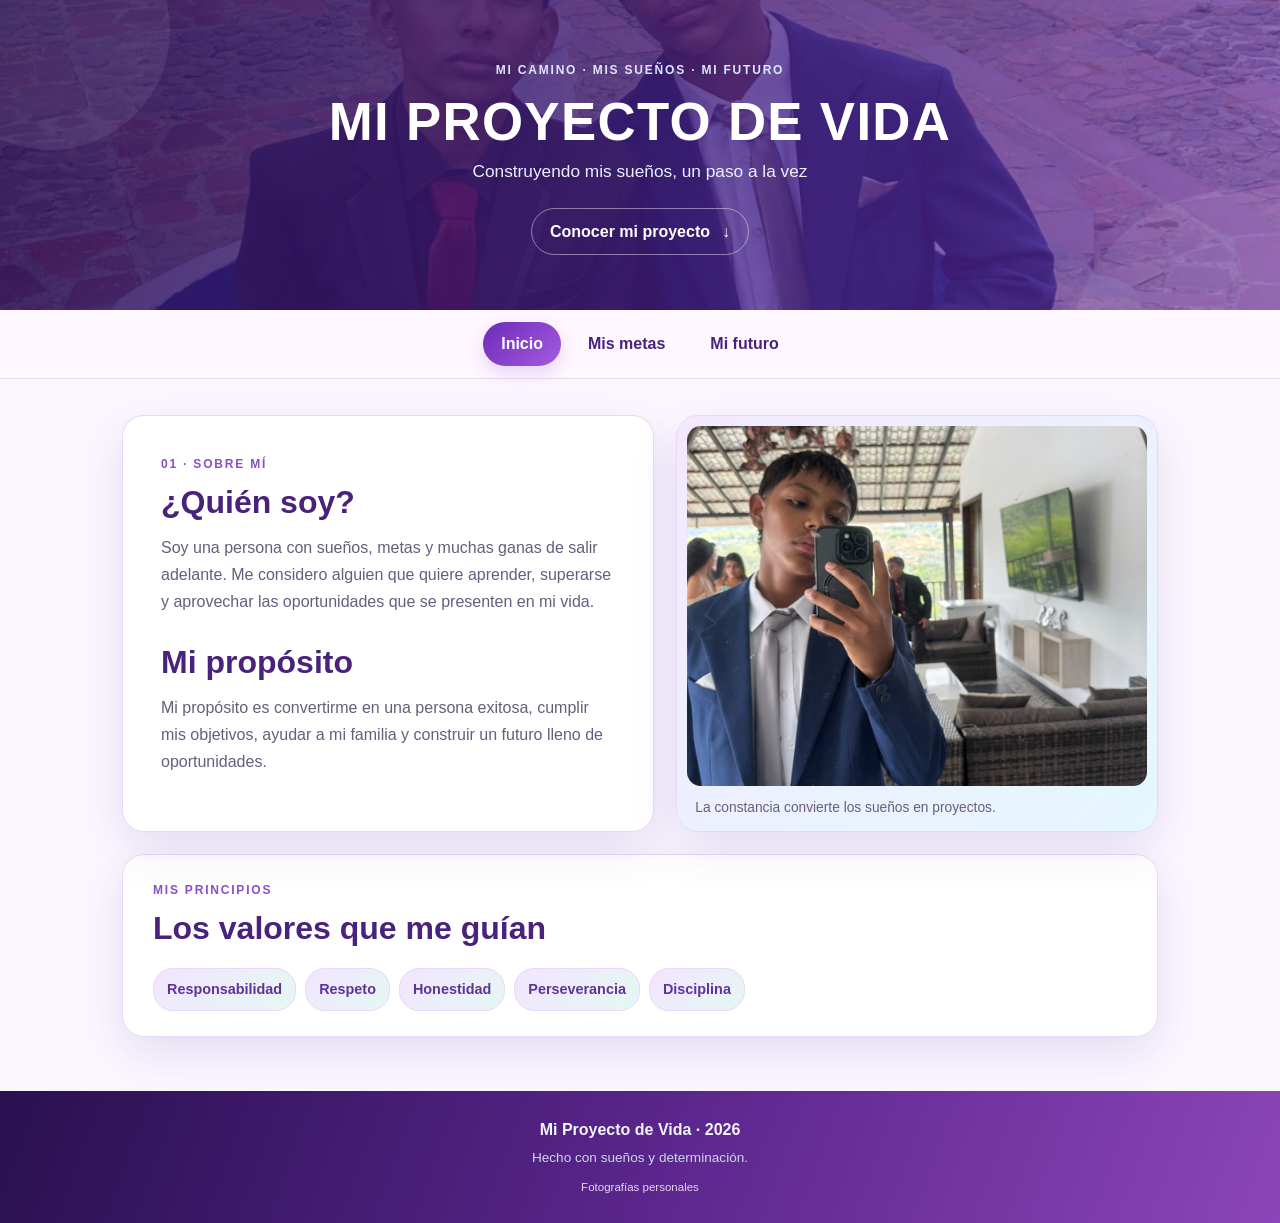
<file: index.html>
<!DOCTYPE html>
<html lang="es">
<head>
  <meta charset="UTF-8">
  <meta name="viewport" content="width=device-width, initial-scale=1.0">
  <meta name="theme-color" content="#f6f8fc">
  <title>Mi Proyecto de Vida</title>
  <link rel="stylesheet" href="./style.css">
</head>
<body>
  <header class="hero">
    <div class="hero-inner">
      <span class="eyebrow">MI CAMINO · MIS SUEÑOS · MI FUTURO</span>
      <h1 id="titulo">MI PROYECTO DE VIDA</h1>
      <p>Construyendo mis sueños, un paso a la vez</p>
      <a class="hero-link" href="#inicio">Conocer mi proyecto <span aria-hidden="true">↓</span></a>
    </div>
    <div class="hero-orb orb-one"></div><div class="hero-orb orb-two"></div>
  </header>

  <nav class="main-nav" aria-label="Navegación principal">
    <a href="#inicio" data-page="inicio" class="activo" aria-current="page">Inicio</a>
    <a href="#metas" data-page="metas">Mis metas</a>
    <a href="#futuro" data-page="futuro">Mi futuro</a>
  </nav>

  <main id="contenido">
    <section class="page active" id="inicio" aria-labelledby="titulo-inicio">
      <div class="intro-grid">
        <div class="copy-card">
          <span class="kicker">01 · SOBRE MÍ</span>
          <h2 id="titulo-inicio">¿Quién soy?</h2>
          <p>Soy una persona con sueños, metas y muchas ganas de salir adelante. Me considero alguien que quiere aprender, superarse y aprovechar las oportunidades que se presenten en mi vida.</p>
          <h2>Mi propósito</h2>
          <p>Mi propósito es convertirme en una persona exitosa, cumplir mis objetivos, ayudar a mi familia y construir un futuro lleno de oportunidades.</p>
        </div>
        <figure class="image-card photo-card">
          <img src="./imagenes/foto-traje-azul.jpg" alt="Mi fotografía individual con traje azul" loading="lazy">
          <figcaption>La constancia convierte los sueños en proyectos.</figcaption>
        </figure>
      </div>
      <div class="values-card">
        <div><span class="kicker">MIS PRINCIPIOS</span><h2>Los valores que me guían</h2></div>
        <div class="chips"><span>Responsabilidad</span><span>Respeto</span><span>Honestidad</span><span>Perseverancia</span><span>Disciplina</span></div>
      </div>
    </section>

    <section class="page" id="metas" aria-labelledby="titulo-metas" hidden>
      <div class="section-heading"><span class="kicker">02 · PLAN DE ACCIÓN</span><h2 id="titulo-metas">Mis metas y objetivos</h2><p>Todo comienza con un sueño y se construye con acciones.</p></div>
      <div class="goal-grid">
        <article class="goal-card"><span class="number">01</span><h3>A corto plazo</h3><p>Terminar mis estudios, mejorar mis conocimientos, aprender cosas nuevas y prepararme para ingresar a la universidad.</p></article>
        <article class="goal-card"><span class="number">02</span><h3>A mediano plazo</h3><p>Ingresar a la universidad y estudiar Ingeniería de Sistemas. También quiero aprender programación, desarrollar proyectos y adquirir experiencia.</p></article>
        <article class="goal-card"><span class="number">03</span><h3>A largo plazo</h3><p>Graduarme como ingeniero de sistemas, conseguir un buen empleo, tener estabilidad económica y cumplir mis sueños.</p></article>
      </div>
      <div class="photo-gallery" aria-label="Imágenes que representan mis metas">
        <figure><img src="./imagenes/foto-traje-azul.jpg" alt="Mi fotografía individual con traje azul" loading="lazy"><figcaption>Mi meta: llegar a la universidad</figcaption></figure>
        <figure><img src="./imagenes/foto-amigos.jpg" alt="Fotografía con mi amigo en traje formal" loading="lazy"><figcaption>Mi camino en la programación</figcaption></figure>
      </div>
      <div class="feature-row">
        <figure class="image-card photo-card"><img src="./imagenes/foto-traje-azul.jpg" alt="Mi fotografía individual con traje azul" loading="lazy"><figcaption>Aprender tecnología abre nuevas oportunidades.</figcaption></figure>
        <div class="copy-card"><span class="kicker">MI MAYOR SUEÑO</span><h2>Convertir mi pasión en mi profesión</h2><p>Convertirme en un gran profesional y sentirme orgulloso de todo lo que he conseguido.</p></div>
      </div>
    </section>

    <section class="page" id="futuro" aria-labelledby="titulo-futuro" hidden>
      <div class="section-heading"><span class="kicker">03 · LO QUE QUIERO CONSTRUIR</span><h2 id="titulo-futuro">Mi futuro</h2><p>El futuro que quiero construir empieza con mis decisiones de hoy.</p></div>
      <div class="future-grid">
        <article class="future-card"><span class="icon">⌘</span><h3>Mi vida profesional</h3><p>Quiero estudiar Ingeniería de Sistemas, convertirme en un profesional y trabajar en el mundo de la tecnología y la programación.</p></article>
        <article class="future-card"><span class="icon">♡</span><h3>Mi vida personal</h3><p>Deseo tener una vida tranquila, apoyar a mi familia, conocer nuevos lugares y compartir momentos especiales con las personas que quiero.</p></article>
        <article class="future-card"><span class="icon">↗</span><h3>¿Cómo lo voy a lograr?</h3><p>Con esfuerzo, disciplina, dedicación, responsabilidad y nunca dejando de aprender. Sé que habrá dificultades, pero trabajaré para superar cada obstáculo.</p></article>
      </div>
      <div class="feature-row future-feature">
        <figure class="image-card photo-card"><img src="./imagenes/foto-amigos.jpg" alt="Fotografía con mi amigo en traje formal" loading="lazy"><figcaption>Mi meta es graduarme y ejercer mi profesión.</figcaption></figure>
        <div class="quote-card"><span class="kicker">MI FRASE FAVORITA</span><blockquote>“No importa qué tan lento avances, lo importante es nunca dejar de avanzar”.</blockquote><p>Mi futuro depende de las decisiones que tome hoy.</p></div>
      </div>
    </section>
  </main>

  <footer><p>Mi Proyecto de Vida · 2026</p><span>Hecho con sueños y determinación.</span><small class="photo-credit">Fotografías personales</small></footer>
  <script src="./script.js"></script>
</body>
</html>
</file>
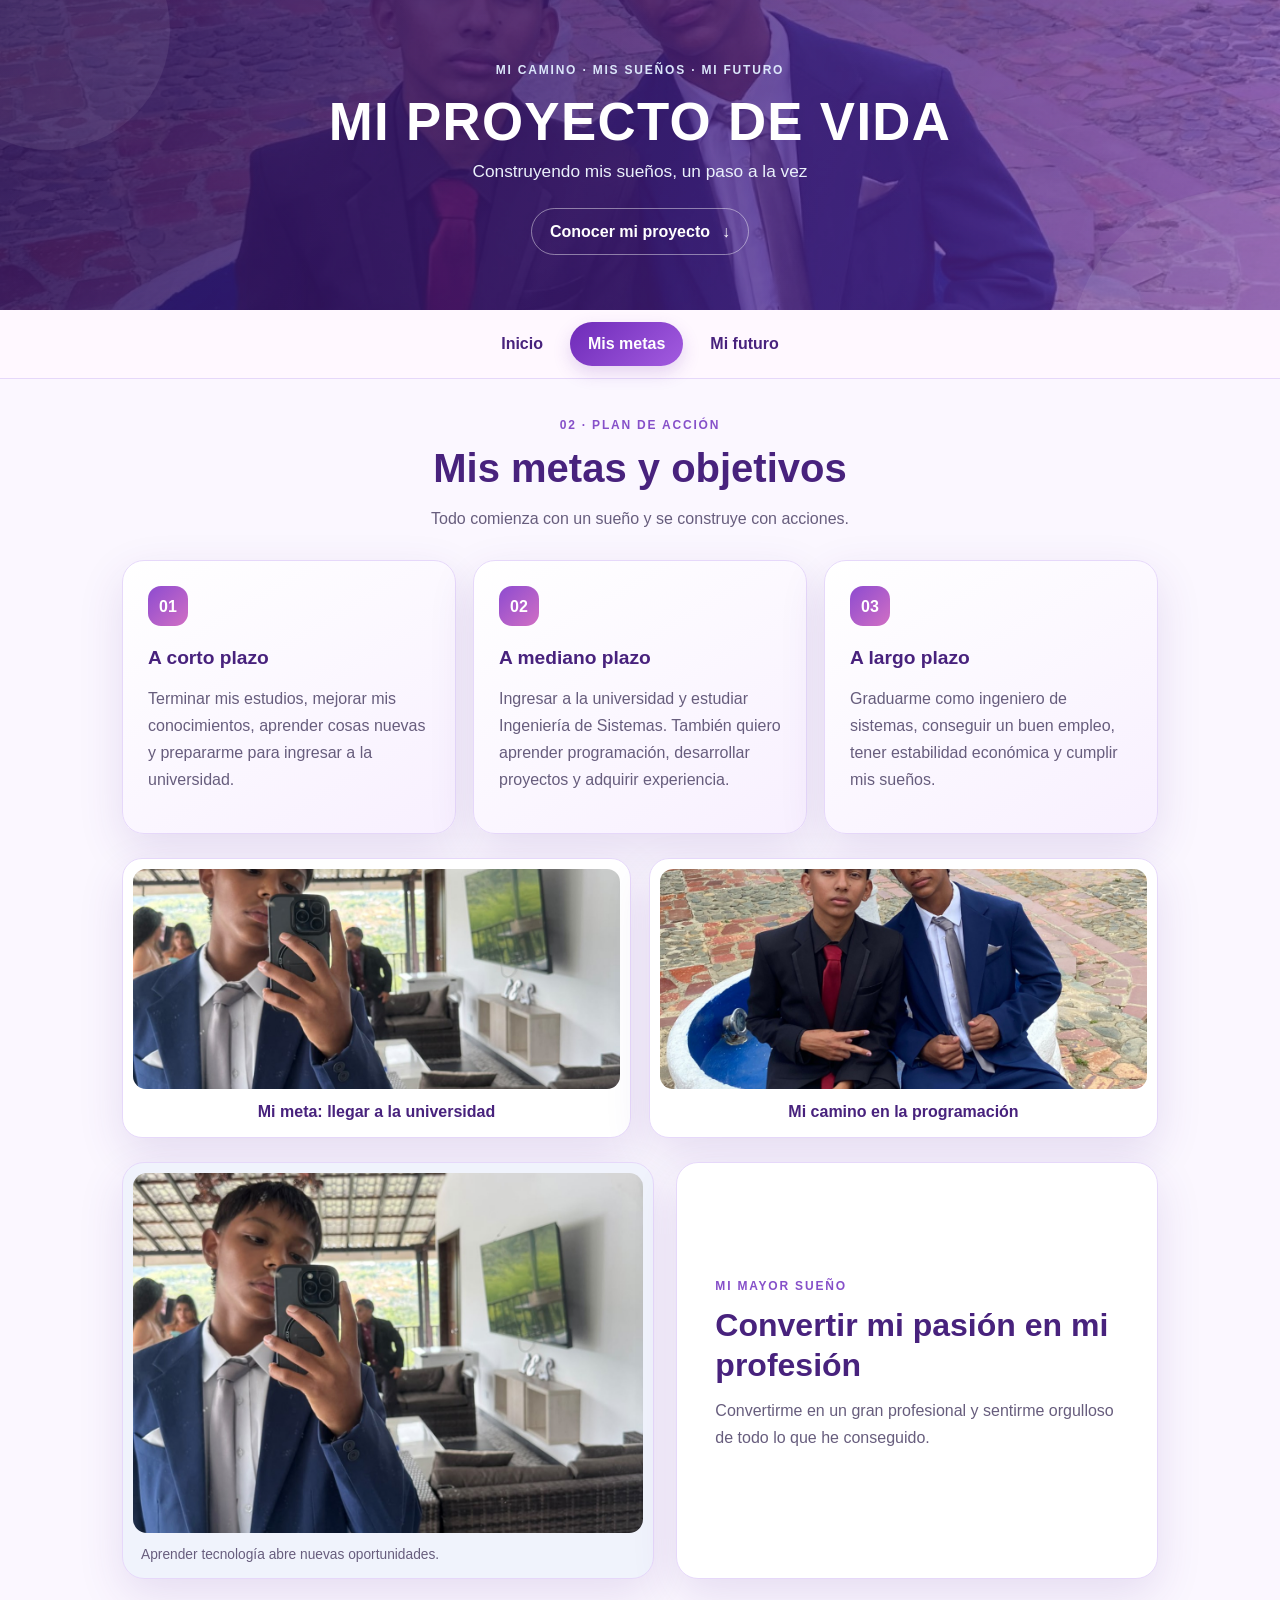
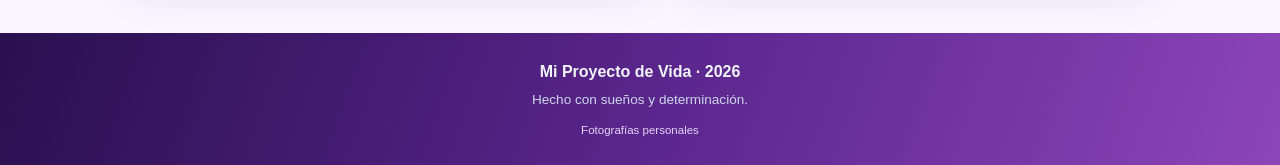
<file: pagina1.html>
<!DOCTYPE html><html lang="es"><head><meta charset="UTF-8"><meta name="viewport" content="width=device-width,initial-scale=1"><meta http-equiv="refresh" content="0; url=./index.html#metas"><title>Abriendo sección</title></head><body><p>Abriendo la sección... <a href="./index.html#metas">Continuar</a></p><script>location.replace("./index.html#metas");</script></body></html>
</file>
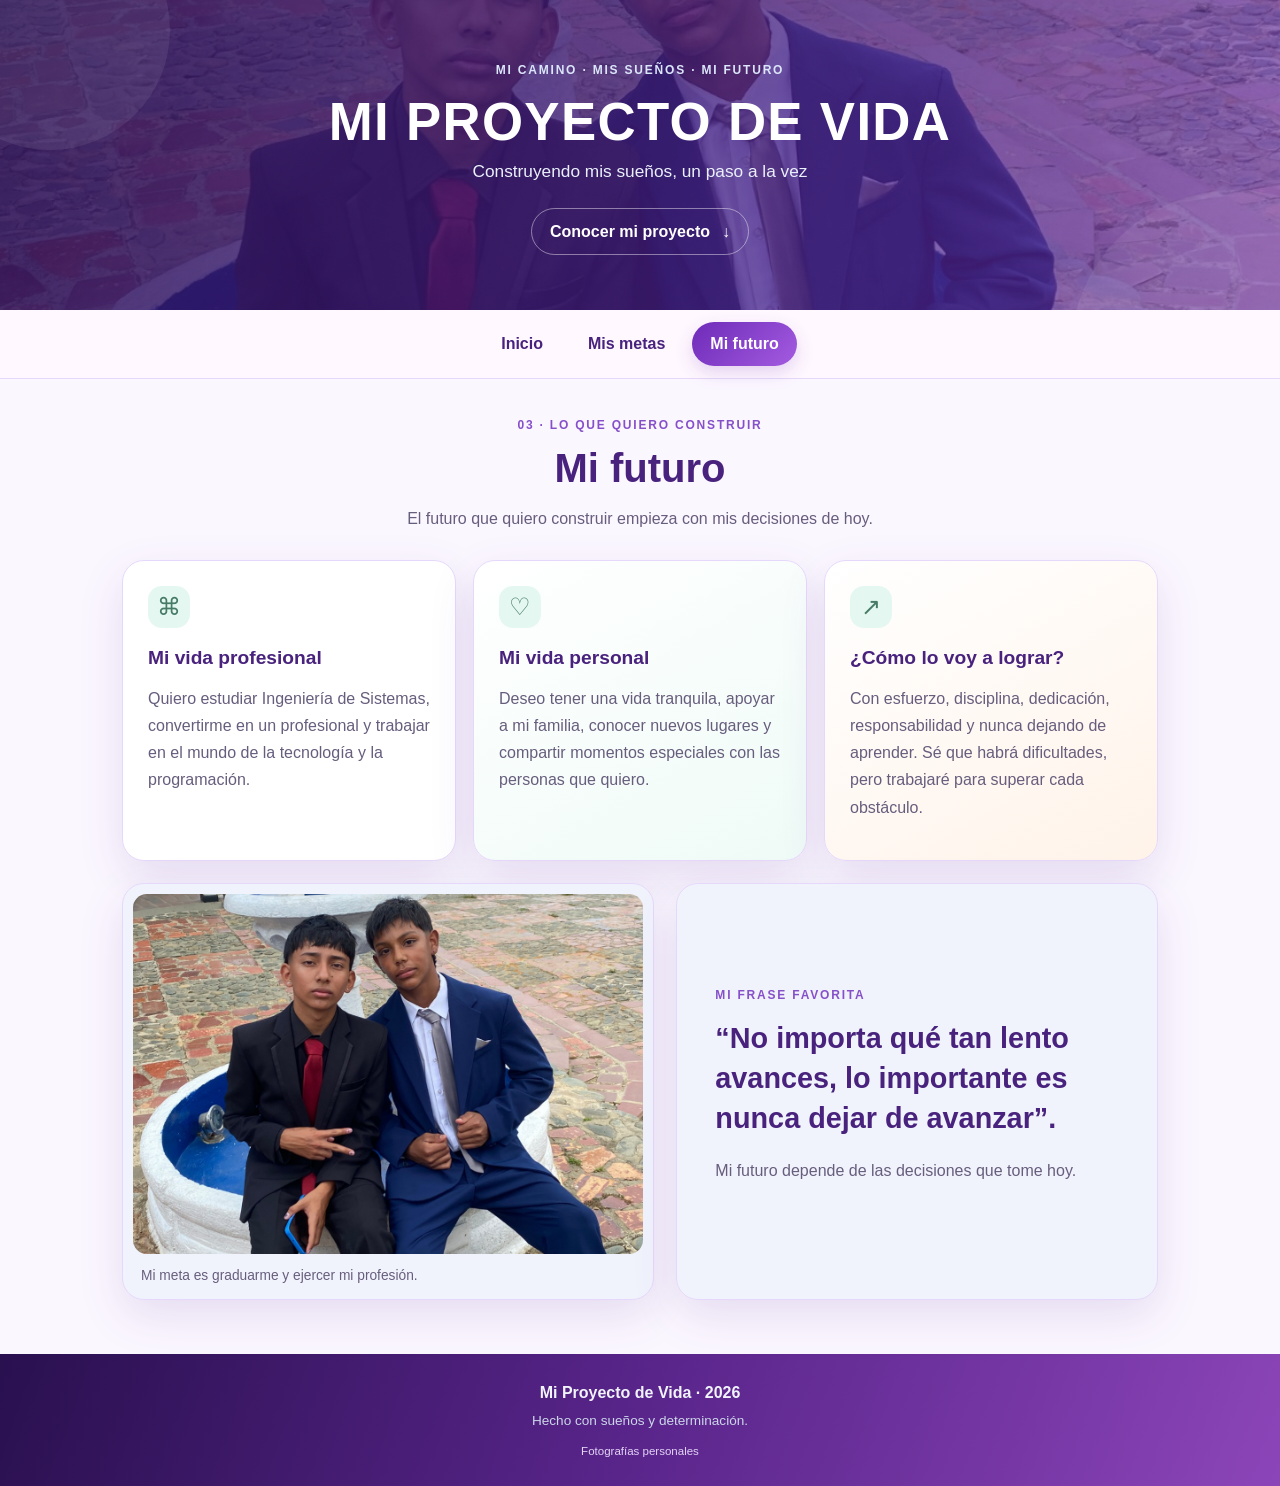
<file: pagina2.html>
<!DOCTYPE html><html lang="es"><head><meta charset="UTF-8"><meta name="viewport" content="width=device-width,initial-scale=1"><meta http-equiv="refresh" content="0; url=./index.html#futuro"><title>Abriendo sección</title></head><body><p>Abriendo la sección... <a href="./index.html#futuro">Continuar</a></p><script>location.replace("./index.html#futuro");</script></body></html>
</file>
<file: style.css>
*{box-sizing:border-box}
:root{--bg:#fbf7ff;--paper:#fff;--ink:#292044;--muted:#675d7d;--blue:#8650c9;--blue-dark:#48227d;--lav:#f0e5ff;--mint:#e4f8f1;--line:#e6d8fa;--shadow:0 16px 45px rgba(88,43,145,.13)}
html{scroll-behavior:smooth}
body{margin:0;background:var(--bg);color:var(--ink);font-family:Inter,Segoe UI,Arial,sans-serif;line-height:1.7}
.hero{position:relative;overflow:hidden;min-height:290px;display:grid;place-items:center;text-align:center;padding:55px 20px;background:linear-gradient(110deg,rgba(42,15,87,.88),rgba(102,48,171,.65)),url("./imagenes/foto-amigos.jpg") center 42%/cover;color:#fff}
.hero-inner{position:relative;z-index:1;max-width:760px}
.eyebrow,.kicker{font-size:.75rem;font-weight:800;letter-spacing:.15em}
.eyebrow{color:#dbe6fa}
.hero h1{margin:10px 0 4px;font-size:clamp(2rem,5vw,3.3rem);line-height:1.15;letter-spacing:.025em;animation:enter .65s ease both}
.hero p{margin:0 0 22px;color:#eaf0fb;font-size:1.08rem}
.hero-link{display:inline-flex;gap:12px;align-items:center;padding:9px 18px;border:1px solid #ffffff70;border-radius:30px;color:white;text-decoration:none;font-weight:700;transition:.2s}
.hero-link:hover{background:#ffffff20;transform:translateY(-2px)}
.hero-orb{position:absolute;border-radius:50%;background:#ffffff12}
.orb-one{width:240px;height:240px;left:-70px;top:-90px}.orb-two{width:330px;height:330px;right:-120px;bottom:-210px}
.main-nav{position:sticky;top:0;z-index:10;display:flex;justify-content:center;gap:9px;flex-wrap:wrap;padding:12px 16px;background:#fff8ffed;backdrop-filter:blur(12px);border-bottom:1px solid var(--line)}
.main-nav a{padding:8px 18px;border-radius:24px;color:var(--blue-dark);font-weight:750;text-decoration:none;transition:background .2s,color .2s}
.main-nav a:hover,.main-nav a.activo{background:linear-gradient(135deg,#6e2bb8,#a35be0);color:white;box-shadow:0 7px 18px #783bb533}
main{max-width:1080px;min-height:450px;margin:36px auto 54px;padding:0 22px}
.page{animation:pageIn .38s ease both}
.page[hidden]{display:none!important}
.intro-grid,.feature-row{display:grid;grid-template-columns:1.05fr .95fr;gap:22px;align-items:stretch}
.copy-card,.image-card,.values-card,.goal-card,.future-card,.quote-card{background:var(--paper);border:1px solid var(--line);border-radius:22px;box-shadow:var(--shadow)}
.copy-card{padding:clamp(23px,4vw,38px)}
.kicker{color:var(--blue);display:block;margin-bottom:8px}
h2{font-size:clamp(1.45rem,3vw,2rem);line-height:1.25;margin:0 0 12px;color:var(--blue-dark)}
.copy-card h2:not(:first-of-type){margin-top:26px}
p{color:var(--muted);margin:0 0 14px}
.image-card{margin:0;padding:12px;overflow:hidden;display:flex;flex-direction:column;justify-content:center}
.image-card img{width:100%;height:100%;min-height:230px;max-height:360px;object-fit:cover;display:block;border-radius:14px}.photo-card{padding:10px;background:linear-gradient(135deg,#f4e9ff,#e5f7ff)}
.image-card figcaption{font-size:.86rem;color:var(--muted);padding:10px 8px 2px}
.values-card{margin-top:22px;padding:25px 30px;display:flex;justify-content:space-between;gap:20px;align-items:center;flex-wrap:wrap}
.values-card h2{margin:0}
.chips{display:flex;gap:9px;flex-wrap:wrap}
.chips span{padding:8px 13px;background:linear-gradient(135deg,#f2e5ff,#e5f8f3);border:1px solid #e8d7fa;border-radius:20px;color:#61329a;font-weight:700;font-size:.9rem}
.section-heading{text-align:center;margin:0 auto 28px;max-width:650px}
.section-heading h2{font-size:clamp(1.8rem,4vw,2.5rem)}
.goal-grid,.future-grid{display:grid;grid-template-columns:repeat(3,1fr);gap:17px}
.goal-card,.future-card{padding:25px}
.number{display:inline-grid;place-items:center;width:40px;height:40px;border-radius:13px;background:linear-gradient(135deg,#8d4bd0,#d16fc4);color:white;font-weight:850;margin-bottom:16px}
h3{margin:0 0 10px;color:var(--blue-dark);font-size:1.2rem}
.feature-row{margin-top:22px}
.feature-row .image-card{background:#f0f3fc}
.feature-row .copy-card{display:flex;flex-direction:column;justify-content:center}
.future-card .icon{display:grid;place-items:center;width:42px;height:42px;margin-bottom:14px;border-radius:14px;background:var(--mint);font-size:1.5rem;color:#477b67}
.quote-card{padding:clamp(24px,4vw,38px);display:flex;flex-direction:column;justify-content:center;background:#f0f3fc}
blockquote{margin:4px 0 18px;font-size:clamp(1.3rem,2.7vw,1.8rem);font-weight:750;line-height:1.4;color:var(--blue-dark)}
footer{text-align:center;padding:25px 16px;background:linear-gradient(110deg,#29104f,#59258b,#8c45b8);color:white}
footer p{margin:0;color:#f1f4fb;font-weight:700}footer span{font-size:.85rem;color:#cbd6e8}
@keyframes enter{from{opacity:0;transform:translateY(15px)}to{opacity:1;transform:translateY(0)}}
@keyframes pageIn{from{opacity:0;transform:translateY(9px)}to{opacity:1;transform:translateY(0)}}
@media(max-width:760px){main{margin:23px auto 38px;padding:0 14px}.intro-grid,.feature-row{grid-template-columns:1fr}.goal-grid,.future-grid{grid-template-columns:1fr}.values-card{padding:22px}.hero{min-height:260px}.main-nav{gap:4px}.main-nav a{padding:8px 13px}}
@media(prefers-reduced-motion:reduce){html{scroll-behavior:auto}*,*::before,*::after{animation-duration:.01ms!important;transition-duration:.01ms!important}}

.photo-gallery{display:grid;grid-template-columns:repeat(2,minmax(0,1fr));gap:18px;margin:24px 0}
.photo-gallery figure{margin:0;padding:10px;background:white;border:1px solid var(--line);border-radius:20px;box-shadow:var(--shadow);overflow:hidden}
.photo-gallery img{display:block;width:100%;height:220px;object-fit:cover;border-radius:13px}
.photo-gallery figcaption{padding:9px 5px 2px;color:var(--blue-dark);font-weight:750;text-align:center}
.photo-credit{display:block;margin-top:8px;color:#e3d4f6;font-size:.72rem}
.goal-card{background:linear-gradient(150deg,#fff 0%,#f8f0ff 100%)}
.future-card:nth-child(2){background:linear-gradient(150deg,#fff,#effbf7)}
.future-card:nth-child(3){background:linear-gradient(150deg,#fff,#fff3e9)}
@media(max-width:760px){.photo-gallery{grid-template-columns:1fr}.photo-gallery img{height:210px}.image-card img{min-height:190px}}
</file>
